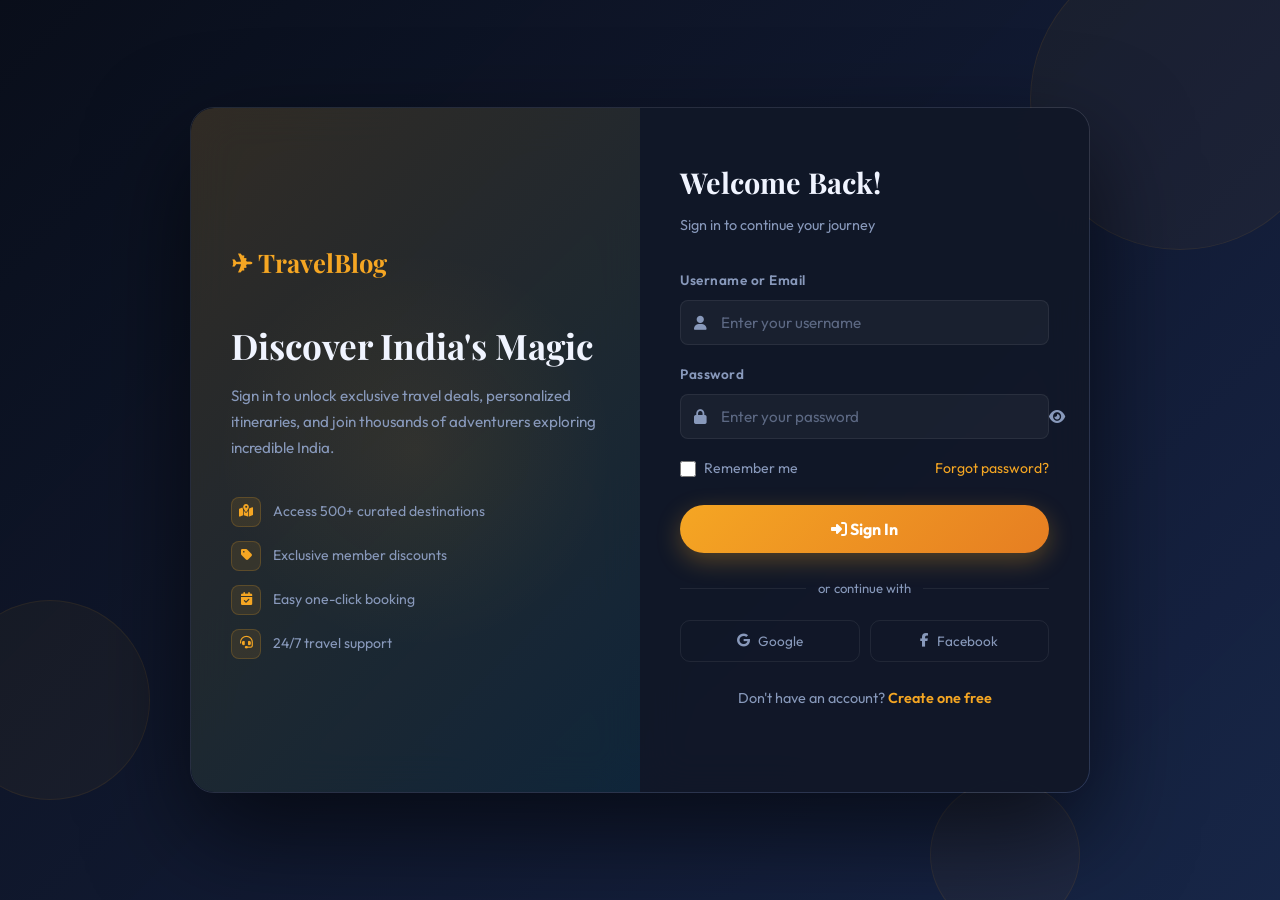
<file: 1st page.html>
<!DOCTYPE html>
<html lang="en">
<head>
  <meta charset="UTF-8">
  <meta name="viewport" content="width=device-width, initial-scale=1.0">
  <title>Login — TravelBlog India</title>
  <meta name="description" content="Sign in to TravelBlog India to access your bookings and explore destinations.">
  <link rel="stylesheet" href="style.css">
  <link rel="stylesheet" href="https://cdnjs.cloudflare.com/ajax/libs/font-awesome/6.5.1/css/all.min.css">
  <style>
    body {
      min-height: 100vh;
      display: flex;
      align-items: center;
      justify-content: center;
      background-color: var(--bg-dark);
      position: relative;
      overflow: hidden;
    }

    .auth-bg {
      position: fixed;
      inset: 0;
      background: url('https://images.unsplash.com/photo-1524492412937-b28074a5d7da?w=1600&q=80') center/cover;
      z-index: 0;
    }

    .auth-overlay {
      position: fixed;
      inset: 0;
      background: linear-gradient(135deg, rgba(10,14,26,0.92) 0%, rgba(26,42,80,0.85) 100%);
      z-index: 1;
    }

    .floating-shapes {
      position: fixed;
      inset: 0;
      z-index: 2;
      pointer-events: none;
      overflow: hidden;
    }

    .shape {
      position: absolute;
      border-radius: 50%;
      background: rgba(245,166,35,0.04);
      border: 1px solid rgba(245,166,35,0.08);
      animation: float 8s ease-in-out infinite;
    }

    .auth-container {
      position: relative;
      z-index: 3;
      display: grid;
      grid-template-columns: 1fr 1fr;
      width: 900px;
      max-width: 95vw;
      border-radius: 24px;
      overflow: hidden;
      box-shadow: 0 40px 100px rgba(0,0,0,0.6);
      border: 1px solid var(--glass-border);
      animation: fadeInUp 0.7s ease both;
    }

    .auth-left {
      background: linear-gradient(135deg, rgba(245,166,35,0.15), rgba(0,150,199,0.1));
      background-color: rgba(17,24,39,0.8);
      backdrop-filter: blur(20px);
      padding: 50px 40px;
      display: flex;
      flex-direction: column;
      justify-content: center;
      position: relative;
      overflow: hidden;
    }

    .auth-left::before {
      content: '';
      position: absolute;
      width: 400px; height: 400px;
      background: radial-gradient(circle, rgba(245,166,35,0.08) 0%, transparent 70%);
      top: 50%; left: 50%;
      transform: translate(-50%, -50%);
    }

    .auth-left-content { position: relative; z-index: 1; }

    .auth-brand {
      display: flex;
      align-items: center;
      gap: 10px;
      margin-bottom: 40px;
    }

    .auth-brand-logo {
      font-family: 'Playfair Display', serif;
      font-size: 1.6rem;
      font-weight: 700;
      color: var(--accent);
    }

    .auth-left h2 {
      font-family: 'Playfair Display', serif;
      font-size: 2.2rem;
      color: var(--text-primary);
      margin-bottom: 16px;
      line-height: 1.2;
    }

    .auth-left p {
      color: var(--text-secondary);
      font-size: 0.95rem;
      line-height: 1.7;
      margin-bottom: 36px;
    }

    .auth-features {
      display: flex;
      flex-direction: column;
      gap: 14px;
    }

    .auth-feature {
      display: flex;
      align-items: center;
      gap: 12px;
      color: var(--text-secondary);
      font-size: 0.88rem;
    }

    .auth-feature i {
      width: 30px; height: 30px;
      border-radius: 8px;
      background: rgba(245,166,35,0.1);
      border: 1px solid rgba(245,166,35,0.2);
      display: flex;
      align-items: center;
      justify-content: center;
      color: var(--accent);
      font-size: 0.8rem;
      flex-shrink: 0;
    }

    /* Right side */
    .auth-right {
      background: rgba(17,24,39,0.95);
      backdrop-filter: blur(20px);
      padding: 50px 40px;
    }

    .auth-right h3 {
      font-family: 'Playfair Display', serif;
      font-size: 1.8rem;
      color: var(--text-primary);
      margin-bottom: 6px;
    }

    .auth-right > p {
      color: var(--text-secondary);
      font-size: 0.9rem;
      margin-bottom: 32px;
    }

    .auth-form .form-group { margin-bottom: 18px; }

    .input-wrapper {
      position: relative;
    }

    .input-wrapper i {
      position: absolute;
      left: 14px;
      top: 50%;
      transform: translateY(-50%);
      color: var(--text-secondary);
      font-size: 0.9rem;
    }

    .input-wrapper input {
      padding-left: 40px !important;
    }

    .toggle-password {
      position: absolute;
      right: 14px;
      top: 50%;
      transform: translateY(-50%);
      color: var(--text-secondary);
      cursor: pointer;
      font-size: 0.9rem;
      transition: color 0.2s;
    }

    .toggle-password:hover { color: var(--accent); }

    .form-options {
      display: flex;
      align-items: center;
      justify-content: space-between;
      margin-bottom: 24px;
      flex-wrap: wrap;
      gap: 10px;
    }

    .remember-me {
      display: flex;
      align-items: center;
      gap: 8px;
      font-size: 0.88rem;
      color: var(--text-secondary);
      cursor: pointer;
    }

    .remember-me input[type="checkbox"] {
      width: 16px; height: 16px;
      accent-color: var(--accent);
      cursor: pointer;
    }

    .forgot-link {
      font-size: 0.88rem;
      color: var(--accent);
      transition: opacity 0.2s;
    }

    .forgot-link:hover { opacity: 0.8; }

    .login-btn {
      width: 100%;
      padding: 14px;
      background: var(--gradient-accent);
      border: none;
      border-radius: 50px;
      color: #fff;
      font-size: 1rem;
      font-weight: 700;
      font-family: 'Outfit', sans-serif;
      cursor: pointer;
      transition: var(--transition);
      box-shadow: 0 8px 25px rgba(245,166,35,0.3);
      display: flex;
      align-items: center;
      justify-content: center;
      gap: 10px;
      margin-bottom: 24px;
    }

    .login-btn:hover {
      transform: translateY(-3px);
      box-shadow: 0 15px 40px rgba(245,166,35,0.45);
    }

    .divider {
      display: flex;
      align-items: center;
      gap: 12px;
      color: var(--text-secondary);
      font-size: 0.82rem;
      margin-bottom: 20px;
    }

    .divider::before, .divider::after {
      content: '';
      flex: 1;
      height: 1px;
      background: var(--border);
    }

    .social-btns {
      display: flex;
      gap: 10px;
      margin-bottom: 24px;
    }

    .social-btn {
      flex: 1;
      display: flex;
      align-items: center;
      justify-content: center;
      gap: 8px;
      padding: 11px;
      border: 1px solid var(--border);
      border-radius: 10px;
      background: transparent;
      color: var(--text-secondary);
      font-size: 0.85rem;
      cursor: pointer;
      transition: var(--transition);
      font-family: 'Outfit', sans-serif;
    }

    .social-btn:hover {
      border-color: rgba(255,255,255,0.2);
      background: var(--glass);
      color: var(--text-primary);
    }

    .signup-link {
      text-align: center;
      font-size: 0.88rem;
      color: var(--text-secondary);
    }

    .signup-link a {
      color: var(--accent);
      font-weight: 600;
      transition: opacity 0.2s;
    }

    .signup-link a:hover { opacity: 0.8; }

    /* Password strength */
    .strength-bar {
      height: 3px;
      border-radius: 3px;
      background: var(--border);
      margin-top: 6px;
      overflow: hidden;
    }

    .strength-fill {
      height: 100%;
      border-radius: 3px;
      width: 0;
      transition: width 0.4s, background 0.4s;
    }

    @media (max-width: 700px) {
      .auth-container { grid-template-columns: 1fr; }
      .auth-left { display: none; }
    }
  </style>
</head>
<body>
  <div class="auth-bg"></div>
  <div class="auth-overlay"></div>
  <div class="floating-shapes">
    <div class="shape" style="width:300px;height:300px;top:-50px;right:-50px;animation-delay:0s;"></div>
    <div class="shape" style="width:200px;height:200px;bottom:100px;left:-50px;animation-delay:3s;"></div>
    <div class="shape" style="width:150px;height:150px;bottom:-30px;right:200px;animation-delay:5s;"></div>
  </div>

  <div class="auth-container">
    <!-- Left -->
    <div class="auth-left">
      <div class="auth-left-content">
        <div class="auth-brand">
          <div class="auth-brand-logo">✈ TravelBlog</div>
        </div>
        <h2>Discover India's Magic</h2>
        <p>Sign in to unlock exclusive travel deals, personalized itineraries, and join thousands of adventurers exploring incredible India.</p>
        <div class="auth-features">
          <div class="auth-feature">
            <i class="fas fa-map-marked-alt"></i>
            <span>Access 500+ curated destinations</span>
          </div>
          <div class="auth-feature">
            <i class="fas fa-tag"></i>
            <span>Exclusive member discounts</span>
          </div>
          <div class="auth-feature">
            <i class="fas fa-calendar-check"></i>
            <span>Easy one-click booking</span>
          </div>
          <div class="auth-feature">
            <i class="fas fa-headset"></i>
            <span>24/7 travel support</span>
          </div>
        </div>
      </div>
    </div>

    <!-- Right -->
    <div class="auth-right">
      <h3>Welcome Back!</h3>
      <p>Sign in to continue your journey</p>

      <form class="auth-form" id="loginForm" onsubmit="handleLogin(event)">
        <div class="form-group">
          <label>Username or Email</label>
          <div class="input-wrapper">
            <i class="fas fa-user"></i>
            <input type="text" id="loginUser" placeholder="Enter your username" required autocomplete="username">
          </div>
        </div>

        <div class="form-group">
          <label>Password</label>
          <div class="input-wrapper">
            <i class="fas fa-lock"></i>
            <input type="password" id="loginPass" placeholder="Enter your password" required>
            <span class="toggle-password" onclick="togglePass('loginPass', this)">
              <i class="fas fa-eye"></i>
            </span>
          </div>
        </div>

        <div class="form-options">
          <label class="remember-me">
            <input type="checkbox" id="remember">
            Remember me
          </label>
          <a href="#" class="forgot-link">Forgot password?</a>
        </div>

        <button type="submit" class="login-btn" id="loginBtn">
          <span id="loginBtnText"><i class="fas fa-sign-in-alt"></i> Sign In</span>
        </button>
      </form>

      <div class="divider">or continue with</div>

      <div class="social-btns">
        <button class="social-btn"><i class="fab fa-google"></i> Google</button>
        <button class="social-btn"><i class="fab fa-facebook-f"></i> Facebook</button>
      </div>

      <p class="signup-link">
        Don't have an account? <a href="signup.html">Create one free</a>
      </p>
    </div>
  </div>

  <div class="toast" id="toast">
    <div class="toast-icon"><i class="fas fa-check"></i></div>
    <span class="toast-text" id="toastText"></span>
  </div>

  <script>
    function handleLogin(e) {
      e.preventDefault();
      const btn = document.getElementById('loginBtn');
      const btnText = document.getElementById('loginBtnText');
      btnText.innerHTML = '<i class="fas fa-spinner fa-spin"></i> Signing in...';
      btn.disabled = true;
      btn.style.opacity = '0.8';

      setTimeout(() => {
        showToast('✅ Welcome back! Redirecting...');
        setTimeout(() => window.location.href = '2nd page.html', 1000);
      }, 1200);
    }

    function togglePass(id, icon) {
      const input = document.getElementById(id);
      const isText = input.type === 'text';
      input.type = isText ? 'password' : 'text';
      icon.innerHTML = isText ? '<i class="fas fa-eye"></i>' : '<i class="fas fa-eye-slash"></i>';
    }

    function showToast(msg) {
      const toast = document.getElementById('toast');
      document.getElementById('toastText').textContent = msg;
      toast.classList.add('show');
      setTimeout(() => toast.classList.remove('show'), 3000);
    }
  </script>
</body>
</html>
</file>
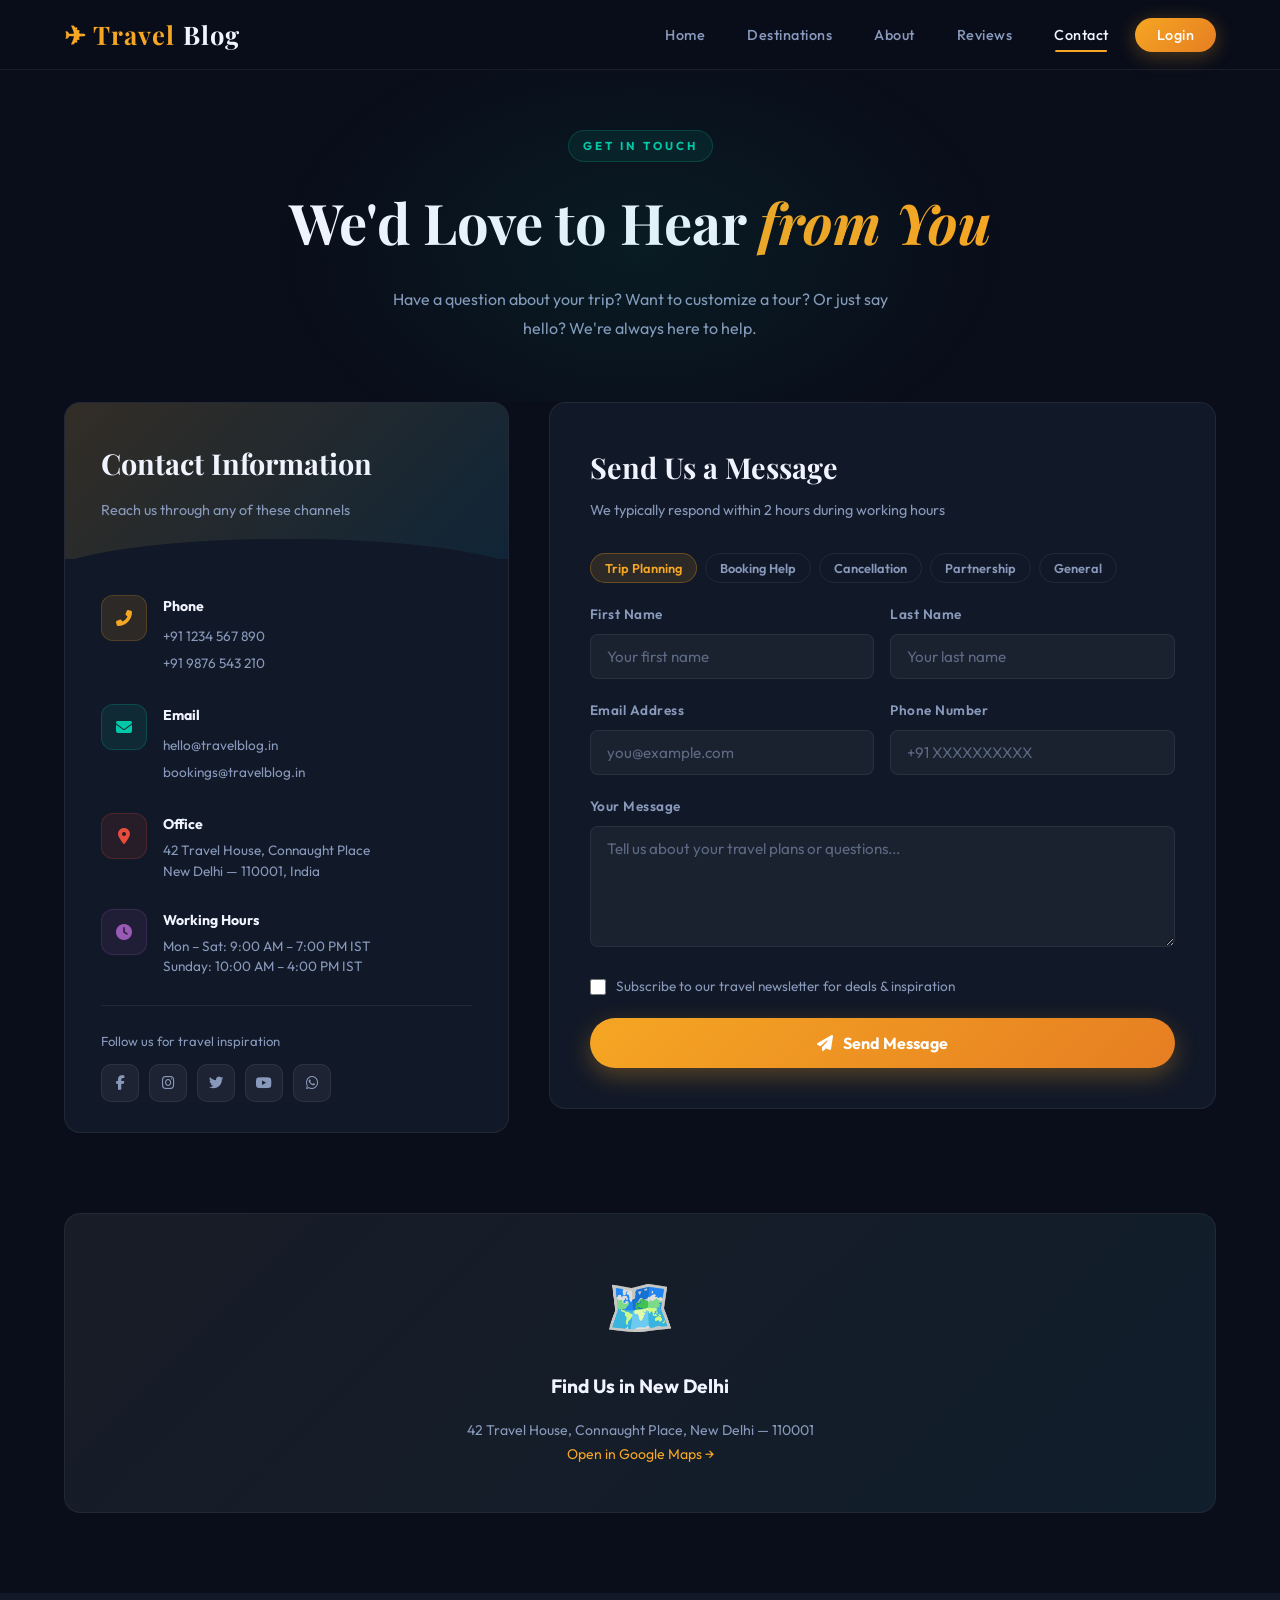
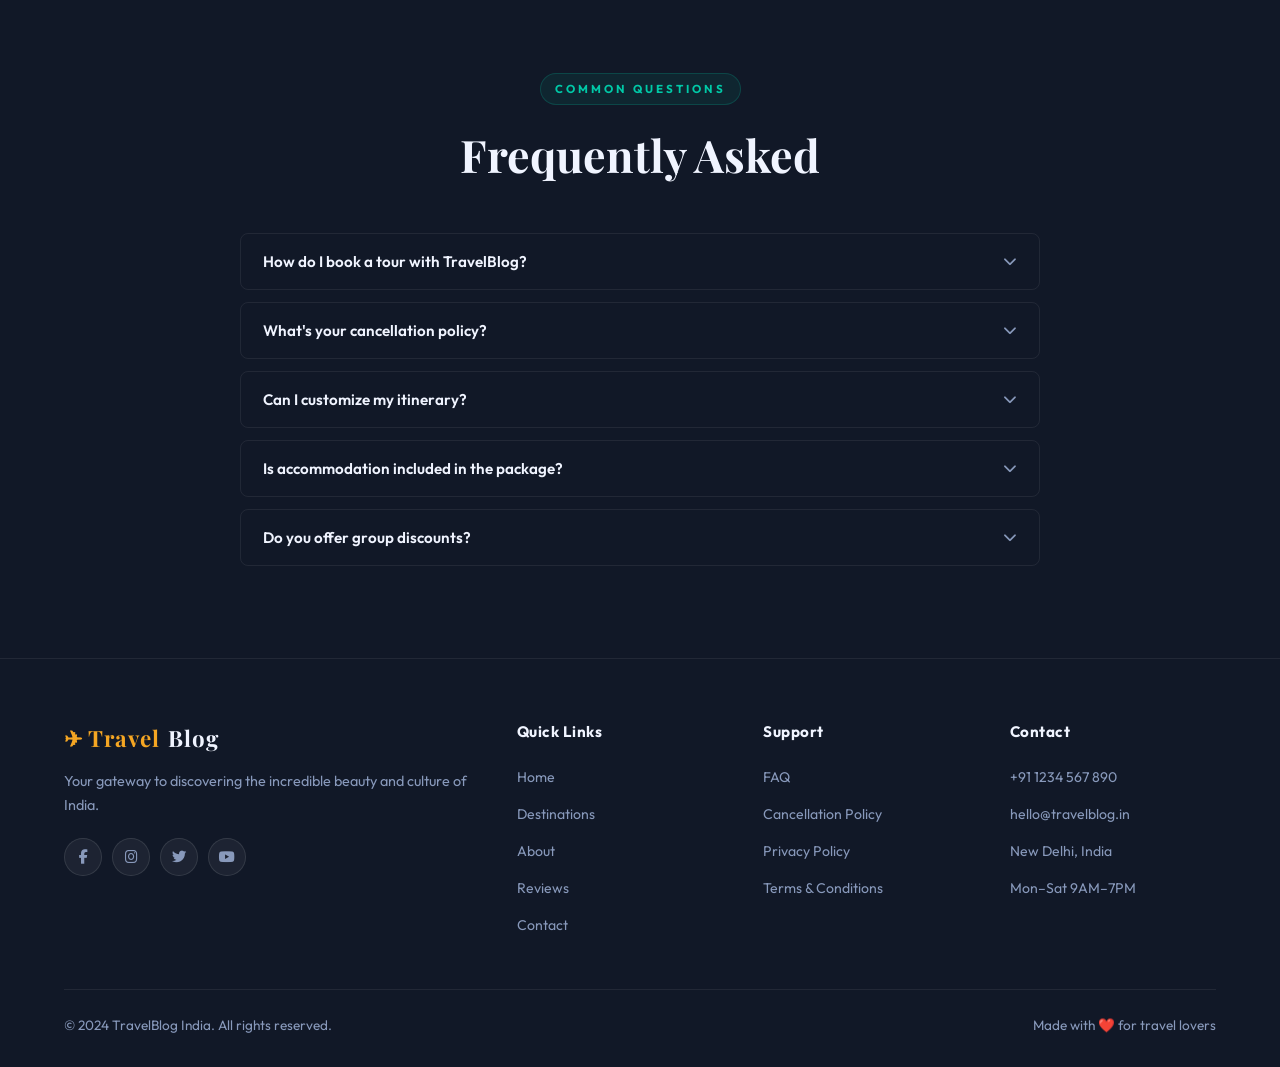
<file: contact.html>
<!DOCTYPE html>
<html lang="en">
<head>
  <meta charset="UTF-8">
  <meta name="viewport" content="width=device-width, initial-scale=1.0">
  <title>Contact Us — TravelBlog India</title>
  <meta name="description" content="Get in touch with TravelBlog India. We're here to help plan your perfect trip across India.">
  <link rel="stylesheet" href="style.css">
  <link rel="stylesheet" href="https://cdnjs.cloudflare.com/ajax/libs/font-awesome/6.5.1/css/all.min.css">
  <style>
    .contact-hero { padding: 130px 5% 60px; text-align:center; position:relative; overflow:hidden; }
    .contact-hero::before {
      content:''; position:absolute; top:0; left:50%; transform:translateX(-50%);
      width:800px; height:500px;
      background:radial-gradient(ellipse, rgba(0,201,167,0.07) 0%, transparent 65%);
      pointer-events:none;
    }

    .contact-grid {
      display: grid;
      grid-template-columns: 1fr 1.5fr;
      gap: 40px;
      padding: 0 5% 80px;
      align-items: start;
    }

    /* Contact Info Card */
    .contact-info-card {
      background: var(--bg-card);
      border: 1px solid var(--border);
      border-radius: var(--radius);
      overflow: hidden;
    }

    .contact-info-top {
      background: linear-gradient(135deg, rgba(245,166,35,0.15), rgba(0,150,199,0.1));
      padding: 36px;
      position: relative;
    }

    .contact-info-top::after {
      content:''; position:absolute; bottom:-20px; left:0; right:0;
      height:40px;
      background:var(--bg-card);
      clip-path: ellipse(55% 100% at 50% 100%);
    }

    .contact-info-top h2 {
      font-family:'Playfair Display', serif;
      font-size:1.8rem; margin-bottom:10px;
    }

    .contact-info-top p { color:var(--text-secondary); font-size:0.9rem; }

    .contact-info-body { padding: 36px 36px 30px; }

    .contact-item {
      display: flex;
      align-items: flex-start;
      gap: 16px;
      margin-bottom: 28px;
    }

    .contact-icon {
      width: 46px; height: 46px;
      border-radius: 12px;
      flex-shrink: 0;
      display: flex;
      align-items: center;
      justify-content: center;
      font-size: 1rem;
    }

    .contact-icon.phone { background:rgba(245,166,35,0.12); border:1px solid rgba(245,166,35,0.2); color:var(--accent); }
    .contact-icon.email { background:rgba(0,201,167,0.1); border:1px solid rgba(0,201,167,0.2); color:var(--teal); }
    .contact-icon.location { background:rgba(231,76,60,0.1); border:1px solid rgba(231,76,60,0.2); color:#e74c3c; }
    .contact-icon.clock { background:rgba(155,89,182,0.1); border:1px solid rgba(155,89,182,0.2); color:#9b59b6; }

    .contact-item-text strong {
      display: block;
      font-size: 0.88rem;
      font-weight: 700;
      color: var(--text-primary);
      margin-bottom: 3px;
    }

    .contact-item-text p, .contact-item-text a {
      font-size: 0.85rem;
      color: var(--text-secondary);
      line-height: 1.5;
      transition: color 0.2s;
    }

    .contact-item-text a:hover { color: var(--accent); }

    .contact-social {
      border-top: 1px solid var(--border);
      padding-top: 24px;
      margin-top: 10px;
    }

    .contact-social p {
      font-size: 0.82rem;
      color: var(--text-secondary);
      margin-bottom: 12px;
    }

    .contact-social-links {
      display: flex;
      gap: 10px;
    }

    .contact-social-links a {
      width: 38px; height: 38px;
      border-radius: 10px;
      background: var(--glass);
      border: 1px solid var(--border);
      display: flex; align-items:center; justify-content:center;
      color: var(--text-secondary);
      font-size: 0.9rem;
      transition: var(--transition);
    }

    .contact-social-links a:hover {
      background: var(--accent);
      color: #fff;
      border-color: var(--accent);
      transform: translateY(-3px);
    }

    /* Form Card */
    .contact-form-card {
      background: var(--bg-card);
      border: 1px solid var(--border);
      border-radius: var(--radius);
      padding: 40px;
    }

    .contact-form-card h3 {
      font-family: 'Playfair Display', serif;
      font-size: 1.8rem;
      margin-bottom: 6px;
    }

    .contact-form-card > p {
      color: var(--text-secondary);
      font-size: 0.9rem;
      margin-bottom: 30px;
    }

    .form-row {
      display: grid;
      grid-template-columns: 1fr 1fr;
      gap: 16px;
    }

    .subject-tags {
      display: flex;
      gap: 8px;
      flex-wrap: wrap;
      margin-bottom: 6px;
    }

    .subject-tag {
      padding: 6px 14px;
      border-radius: 50px;
      font-size: 0.8rem;
      font-weight: 600;
      border: 1px solid var(--border);
      background: transparent;
      color: var(--text-secondary);
      cursor: pointer;
      transition: var(--transition);
      font-family: 'Outfit', sans-serif;
    }

    .subject-tag.active, .subject-tag:hover {
      background: rgba(245,166,35,0.12);
      border-color: rgba(245,166,35,0.3);
      color: var(--accent);
    }

    .submit-btn {
      width: 100%;
      padding: 15px;
      background: var(--gradient-accent);
      border: none;
      border-radius: 50px;
      color: #fff;
      font-size: 1rem;
      font-weight: 700;
      font-family: 'Outfit', sans-serif;
      cursor: pointer;
      transition: var(--transition);
      box-shadow: 0 8px 25px rgba(245,166,35,0.3);
      display: flex;
      align-items: center;
      justify-content: center;
      gap: 10px;
      margin-top: 8px;
    }

    .submit-btn:hover {
      transform: translateY(-3px);
      box-shadow: 0 15px 40px rgba(245,166,35,0.45);
    }

    /* Map placeholder */
    .map-section { padding: 0 5% 80px; }

    .map-placeholder {
      background: var(--bg-card);
      border: 1px solid var(--border);
      border-radius: var(--radius);
      height: 300px;
      display: flex;
      align-items: center;
      justify-content: center;
      flex-direction: column;
      gap: 16px;
      color: var(--text-secondary);
      position: relative;
      overflow: hidden;
    }

    .map-placeholder::before {
      content: '';
      position: absolute;
      inset: 0;
      background: linear-gradient(135deg, rgba(245,166,35,0.03) 0%, rgba(0,201,167,0.03) 100%);
    }

    .map-icon { font-size: 3.5rem; }
    .map-placeholder h3 { color: var(--text-primary); font-size: 1.2rem; position:relative; }
    .map-placeholder p { font-size: 0.88rem; position:relative; text-align:center; }

    /* FAQ */
    .faq-section {
      padding: 80px 5%;
      background: var(--bg-card);
    }

    .faq-grid {
      max-width: 800px;
      margin: 40px auto 0;
    }

    .faq-item {
      border: 1px solid var(--border);
      border-radius: var(--radius-sm);
      margin-bottom: 12px;
      overflow: hidden;
    }

    .faq-question {
      width: 100%;
      padding: 18px 22px;
      background: transparent;
      border: none;
      display: flex;
      align-items: center;
      justify-content: space-between;
      cursor: pointer;
      color: var(--text-primary);
      font-size: 0.95rem;
      font-weight: 600;
      font-family: 'Outfit', sans-serif;
      text-align: left;
      transition: var(--transition);
    }

    .faq-question:hover { background: var(--glass); }
    .faq-question.active { color: var(--accent); }

    .faq-icon {
      font-size: 0.85rem;
      color: var(--text-secondary);
      transition: transform 0.3s ease;
      flex-shrink: 0;
    }

    .faq-question.active .faq-icon { transform: rotate(180deg); color: var(--accent); }

    .faq-answer {
      max-height: 0;
      overflow: hidden;
      transition: max-height 0.4s ease, padding 0.3s ease;
    }

    .faq-answer.open { max-height: 200px; }

    .faq-answer-inner {
      padding: 0 22px 18px;
      color: var(--text-secondary);
      font-size: 0.88rem;
      line-height: 1.7;
    }

    @media (max-width: 900px) {
      .contact-grid { grid-template-columns: 1fr; }
    }

    @media (max-width: 600px) {
      .form-row { grid-template-columns: 1fr; }
      .contact-form-card { padding: 24px; }
    }
  </style>
</head>
<body>

  <nav class="navbar" id="navbar">
    <div class="nav-logo">✈ Travel<span>Blog</span></div>
    <ul class="nav-menu" id="navMenu">
      <li><a href="index.html">Home</a></li>
      <li><a href="2nd page.html">Destinations</a></li>
      <li><a href="about.html">About</a></li>
      <li><a href="reviews.html">Reviews</a></li>
      <li><a href="contact.html" class="active">Contact</a></li>
      <li><a href="1st page.html" class="nav-btn">Login</a></li>
    </ul>
    <div class="hamburger" id="hamburger"><span></span><span></span><span></span></div>
  </nav>

  <!-- Hero -->
  <div class="contact-hero animate-fadeInUp">
    <div class="section-badge">Get In Touch</div>
    <h1 style="font-family:'Playfair Display',serif; font-size:clamp(2.2rem,5vw,3.5rem); margin-bottom:16px;">
      We'd Love to Hear <em style="color:var(--accent); font-style:italic;">from You</em>
    </h1>
    <p style="color:var(--text-secondary); font-size:1rem; max-width:520px; margin:0 auto; line-height:1.8;">
      Have a question about your trip? Want to customize a tour? Or just say hello? We're always here to help.
    </p>
  </div>

  <!-- Contact Grid -->
  <div class="contact-grid">
    <!-- Info Card -->
    <div class="contact-info-card reveal">
      <div class="contact-info-top">
        <h2>Contact Information</h2>
        <p>Reach us through any of these channels</p>
      </div>
      <div class="contact-info-body">
        <div class="contact-item">
          <div class="contact-icon phone"><i class="fas fa-phone-alt"></i></div>
          <div class="contact-item-text">
            <strong>Phone</strong>
            <a href="tel:+911234567890">+91 1234 567 890</a><br>
            <a href="tel:+919876543210">+91 9876 543 210</a>
          </div>
        </div>
        <div class="contact-item">
          <div class="contact-icon email"><i class="fas fa-envelope"></i></div>
          <div class="contact-item-text">
            <strong>Email</strong>
            <a href="mailto:hello@travelblog.in">hello@travelblog.in</a><br>
            <a href="mailto:bookings@travelblog.in">bookings@travelblog.in</a>
          </div>
        </div>
        <div class="contact-item">
          <div class="contact-icon location"><i class="fas fa-map-marker-alt"></i></div>
          <div class="contact-item-text">
            <strong>Office</strong>
            <p>42 Travel House, Connaught Place<br>New Delhi — 110001, India</p>
          </div>
        </div>
        <div class="contact-item">
          <div class="contact-icon clock"><i class="fas fa-clock"></i></div>
          <div class="contact-item-text">
            <strong>Working Hours</strong>
            <p>Mon – Sat: 9:00 AM – 7:00 PM IST<br>Sunday: 10:00 AM – 4:00 PM IST</p>
          </div>
        </div>

        <div class="contact-social">
          <p>Follow us for travel inspiration</p>
          <div class="contact-social-links">
            <a href="#" title="Facebook"><i class="fab fa-facebook-f"></i></a>
            <a href="#" title="Instagram"><i class="fab fa-instagram"></i></a>
            <a href="#" title="Twitter"><i class="fab fa-twitter"></i></a>
            <a href="#" title="YouTube"><i class="fab fa-youtube"></i></a>
            <a href="#" title="WhatsApp"><i class="fab fa-whatsapp"></i></a>
          </div>
        </div>
      </div>
    </div>

    <!-- Form Card -->
    <div class="contact-form-card reveal delay-2">
      <h3>Send Us a Message</h3>
      <p>We typically respond within 2 hours during working hours</p>

      <div class="subject-tags" id="subjectTags">
        <button class="subject-tag active" onclick="selectTag(this)">Trip Planning</button>
        <button class="subject-tag" onclick="selectTag(this)">Booking Help</button>
        <button class="subject-tag" onclick="selectTag(this)">Cancellation</button>
        <button class="subject-tag" onclick="selectTag(this)">Partnership</button>
        <button class="subject-tag" onclick="selectTag(this)">General</button>
      </div>

      <form id="contactForm" onsubmit="submitContact(event)" style="margin-top:20px;">
        <div class="form-row">
          <div class="form-group">
            <label>First Name</label>
            <input type="text" placeholder="Your first name" required>
          </div>
          <div class="form-group">
            <label>Last Name</label>
            <input type="text" placeholder="Your last name" required>
          </div>
        </div>
        <div class="form-row">
          <div class="form-group">
            <label>Email Address</label>
            <input type="email" placeholder="you@example.com" required>
          </div>
          <div class="form-group">
            <label>Phone Number</label>
            <input type="tel" placeholder="+91 XXXXXXXXXX">
          </div>
        </div>
        <div class="form-group">
          <label>Your Message</label>
          <textarea rows="5" placeholder="Tell us about your travel plans or questions..." required style="resize:vertical; min-height:120px;"></textarea>
        </div>
        <div style="display:flex; align-items:center; gap:10px; margin-bottom:20px;">
          <input type="checkbox" id="newsletter" style="width:16px; height:16px; accent-color:var(--accent);">
          <label for="newsletter" style="font-size:0.85rem; color:var(--text-secondary); cursor:pointer;">
            Subscribe to our travel newsletter for deals & inspiration
          </label>
        </div>
        <button type="submit" class="submit-btn" id="submitBtn">
          <i class="fas fa-paper-plane"></i>
          <span id="submitText">Send Message</span>
        </button>
      </form>
    </div>
  </div>

  <!-- Map -->
  <div class="map-section">
    <div class="map-placeholder reveal">
      <div class="map-icon">🗺️</div>
      <h3>Find Us in New Delhi</h3>
      <p>42 Travel House, Connaught Place, New Delhi — 110001<br>
         <a href="https://maps.google.com" target="_blank" style="color:var(--accent);">Open in Google Maps →</a>
      </p>
    </div>
  </div>

  <!-- FAQ -->
  <section class="faq-section">
    <div style="text-align:center;">
      <div class="section-badge">Common Questions</div>
      <h2 class="section-title">Frequently Asked</h2>
    </div>
    <div class="faq-grid">
      <div class="faq-item">
        <button class="faq-question" onclick="toggleFAQ(this)">
          How do I book a tour with TravelBlog?
          <i class="fas fa-chevron-down faq-icon"></i>
        </button>
        <div class="faq-answer">
          <div class="faq-answer-inner">Simply browse our destinations, choose a tour, select your date and number of travelers, then complete the booking form. You'll receive a confirmation email within minutes.</div>
        </div>
      </div>
      <div class="faq-item">
        <button class="faq-question" onclick="toggleFAQ(this)">
          What's your cancellation policy?
          <i class="fas fa-chevron-down faq-icon"></i>
        </button>
        <div class="faq-answer">
          <div class="faq-answer-inner">Full refund if cancelled 15+ days before. 50% refund for 7–15 days. No refund for less than 7 days. We recommend travel insurance for added peace of mind.</div>
        </div>
      </div>
      <div class="faq-item">
        <button class="faq-question" onclick="toggleFAQ(this)">
          Can I customize my itinerary?
          <i class="fas fa-chevron-down faq-icon"></i>
        </button>
        <div class="faq-answer">
          <div class="faq-answer-inner">Absolutely! All our tours are fully customizable. Contact us through the form above or call us and our expert team will craft a personalized itinerary just for you.</div>
        </div>
      </div>
      <div class="faq-item">
        <button class="faq-question" onclick="toggleFAQ(this)">
          Is accommodation included in the package?
          <i class="fas fa-chevron-down faq-icon"></i>
        </button>
        <div class="faq-answer">
          <div class="faq-answer-inner">Most packages include accommodation. Package details clearly state what's included. We partner with 3-5 star hotels and boutique properties across India.</div>
        </div>
      </div>
      <div class="faq-item">
        <button class="faq-question" onclick="toggleFAQ(this)">
          Do you offer group discounts?
          <i class="fas fa-chevron-down faq-icon"></i>
        </button>
        <div class="faq-answer">
          <div class="faq-answer-inner">Yes! Groups of 6+ people get 10% off, groups of 10+ get 15% off. Contact us for custom corporate and group travel packages.</div>
        </div>
      </div>
    </div>
  </section>

  <!-- Footer -->
  <footer>
    <div class="footer-grid">
      <div class="footer-brand">
        <div class="nav-logo">✈ Travel<span>Blog</span></div>
        <p>Your gateway to discovering the incredible beauty and culture of India.</p>
        <div class="footer-social">
          <a href="#"><i class="fab fa-facebook-f"></i></a>
          <a href="#"><i class="fab fa-instagram"></i></a>
          <a href="#"><i class="fab fa-twitter"></i></a>
          <a href="#"><i class="fab fa-youtube"></i></a>
        </div>
      </div>
      <div class="footer-col"><h4>Quick Links</h4><ul>
        <li><a href="index.html">Home</a></li>
        <li><a href="2nd page.html">Destinations</a></li>
        <li><a href="about.html">About</a></li>
        <li><a href="reviews.html">Reviews</a></li>
        <li><a href="contact.html">Contact</a></li>
      </ul></div>
      <div class="footer-col"><h4>Support</h4><ul>
        <li><a href="#">FAQ</a></li>
        <li><a href="#">Cancellation Policy</a></li>
        <li><a href="#">Privacy Policy</a></li>
        <li><a href="#">Terms & Conditions</a></li>
      </ul></div>
      <div class="footer-col"><h4>Contact</h4><ul>
        <li><a href="tel:+911234567890">+91 1234 567 890</a></li>
        <li><a href="mailto:hello@travelblog.in">hello@travelblog.in</a></li>
        <li><a href="#">New Delhi, India</a></li>
        <li><a href="#">Mon–Sat 9AM–7PM</a></li>
      </ul></div>
    </div>
    <div class="footer-bottom">
      <p>© 2024 TravelBlog India. All rights reserved.</p>
      <p>Made with ❤️ for travel lovers</p>
    </div>
  </footer>

  <div class="toast" id="toast">
    <div class="toast-icon"><i class="fas fa-check"></i></div>
    <span class="toast-text" id="toastText"></span>
  </div>

  <script>
    window.addEventListener('scroll', () => document.getElementById('navbar').classList.toggle('scrolled', window.scrollY > 50));
    document.getElementById('hamburger').addEventListener('click', () => document.getElementById('navMenu').classList.toggle('open'));

    const reveals = document.querySelectorAll('.reveal');
    const obs = new IntersectionObserver(e => e.forEach(el => { if (el.isIntersecting) el.target.classList.add('visible'); }), { threshold: 0.1 });
    reveals.forEach(r => obs.observe(r));

    function selectTag(btn) {
      document.querySelectorAll('.subject-tag').forEach(t => t.classList.remove('active'));
      btn.classList.add('active');
    }

    function submitContact(e) {
      e.preventDefault();
      const btn = document.getElementById('submitBtn');
      const text = document.getElementById('submitText');
      text.textContent = 'Sending...';
      btn.style.opacity = '0.8';
      btn.disabled = true;

      setTimeout(() => {
        text.textContent = '✅ Message Sent!';
        btn.style.background = 'linear-gradient(135deg, #00c9a7, #00a78e)';
        showToast('🎉 Message sent! We\'ll reply within 2 hours.');
        setTimeout(() => {
          text.innerHTML = '<i class="fas fa-paper-plane"></i> Send Message';
          btn.style.background = '';
          btn.style.opacity = '1';
          btn.disabled = false;
          document.getElementById('contactForm').reset();
        }, 3000);
      }, 1500);
    }

    function toggleFAQ(btn) {
      const answer = btn.nextElementSibling;
      const isOpen = answer.classList.contains('open');
      document.querySelectorAll('.faq-answer').forEach(a => { a.classList.remove('open'); });
      document.querySelectorAll('.faq-question').forEach(b => b.classList.remove('active'));
      if (!isOpen) { answer.classList.add('open'); btn.classList.add('active'); }
    }

    function showToast(msg) {
      const toast = document.getElementById('toast');
      document.getElementById('toastText').textContent = msg;
      toast.classList.add('show');
      setTimeout(() => toast.classList.remove('show'), 3500);
    }
  </script>
</body>
</html>
</file>
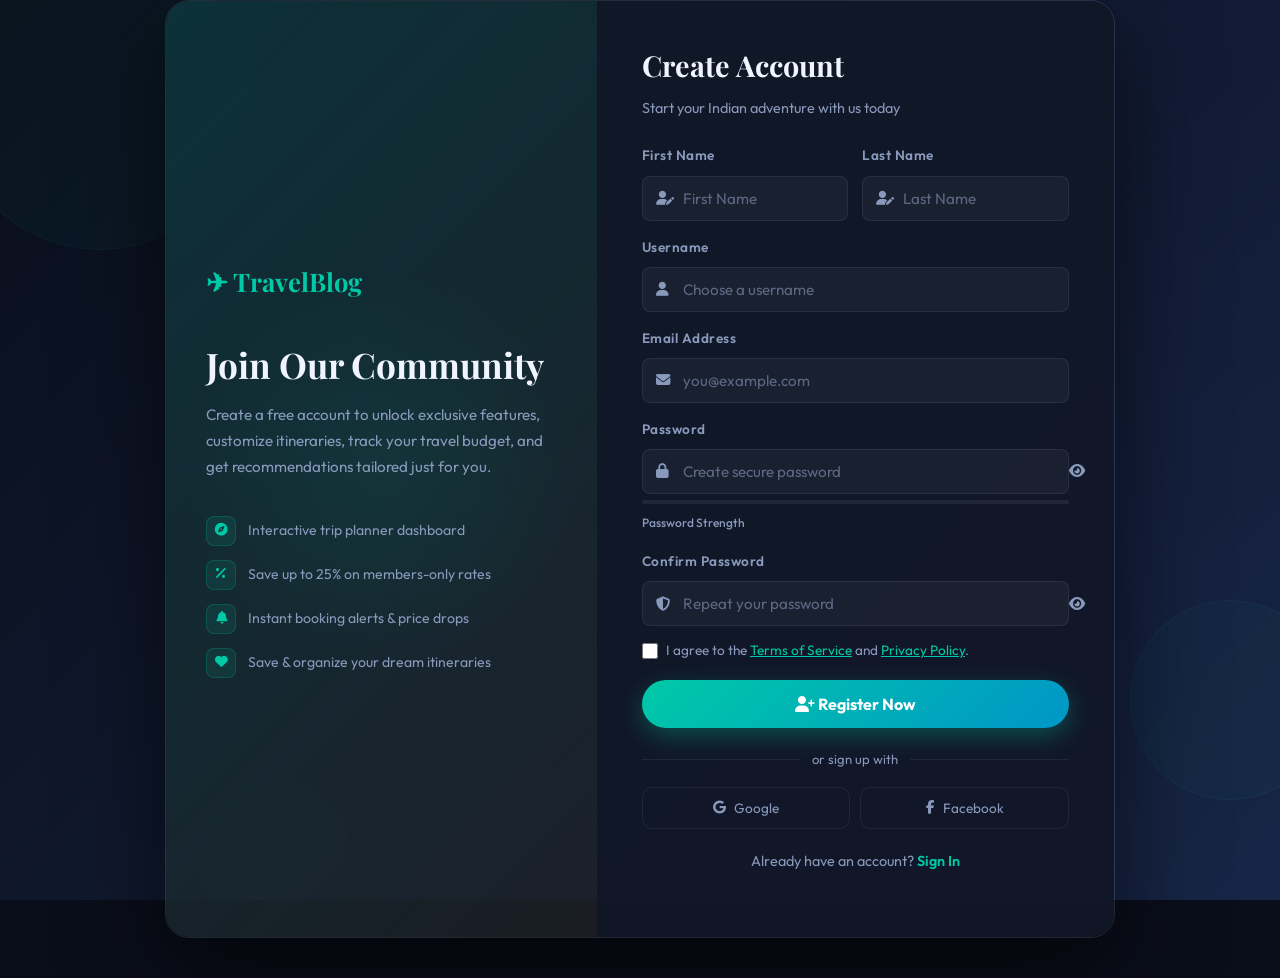
<file: signup.html>
<!DOCTYPE html>
<html lang="en">
<head>
  <meta charset="UTF-8">
  <meta name="viewport" content="width=device-width, initial-scale=1.0">
  <title>Sign Up — TravelBlog India</title>
  <meta name="description" content="Create a TravelBlog India account to save your favorite destinations and plan custom trips.">
  <link rel="stylesheet" href="style.css">
  <link rel="stylesheet" href="https://cdnjs.cloudflare.com/ajax/libs/font-awesome/6.5.1/css/all.min.css">
  <style>
    body {
      min-height: 100vh;
      display: flex;
      align-items: center;
      justify-content: center;
      background-color: var(--bg-dark);
      position: relative;
      overflow: hidden;
    }

    .auth-bg {
      position: fixed;
      inset: 0;
      background: url('https://images.unsplash.com/photo-1506461883276-594a12b11cc3?w=1600&q=80') center/cover;
      z-index: 0;
    }

    .auth-overlay {
      position: fixed;
      inset: 0;
      background: linear-gradient(135deg, rgba(10,14,26,0.92) 0%, rgba(26,42,80,0.85) 100%);
      z-index: 1;
    }

    .floating-shapes {
      position: fixed;
      inset: 0;
      z-index: 2;
      pointer-events: none;
      overflow: hidden;
    }

    .shape {
      position: absolute;
      border-radius: 50%;
      background: rgba(0, 201, 167, 0.03);
      border: 1px solid rgba(0, 201, 167, 0.06);
      animation: float 8s ease-in-out infinite;
    }

    .auth-container {
      position: relative;
      z-index: 3;
      display: grid;
      grid-template-columns: 1fr 1.2fr;
      width: 950px;
      max-width: 95vw;
      border-radius: 24px;
      overflow: hidden;
      box-shadow: 0 40px 100px rgba(0,0,0,0.6);
      border: 1px solid var(--glass-border);
      animation: fadeInUp 0.7s ease both;
    }

    .auth-left {
      background: linear-gradient(135deg, rgba(0,201,167,0.15), rgba(245,166,35,0.05));
      background-color: rgba(17,24,39,0.8);
      backdrop-filter: blur(20px);
      padding: 50px 40px;
      display: flex;
      flex-direction: column;
      justify-content: center;
      position: relative;
      overflow: hidden;
    }

    .auth-left::before {
      content: '';
      position: absolute;
      width: 400px; height: 400px;
      background: radial-gradient(circle, rgba(0,201,167,0.08) 0%, transparent 70%);
      top: 50%; left: 50%;
      transform: translate(-50%, -50%);
    }

    .auth-left-content { position: relative; z-index: 1; }

    .auth-brand {
      display: flex;
      align-items: center;
      gap: 10px;
      margin-bottom: 40px;
    }

    .auth-brand-logo {
      font-family: 'Playfair Display', serif;
      font-size: 1.6rem;
      font-weight: 700;
      color: var(--teal);
    }

    .auth-left h2 {
      font-family: 'Playfair Display', serif;
      font-size: 2.2rem;
      color: var(--text-primary);
      margin-bottom: 16px;
      line-height: 1.2;
    }

    .auth-left p {
      color: var(--text-secondary);
      font-size: 0.95rem;
      line-height: 1.7;
      margin-bottom: 36px;
    }

    .auth-features {
      display: flex;
      flex-direction: column;
      gap: 14px;
    }

    .auth-feature {
      display: flex;
      align-items: center;
      gap: 12px;
      color: var(--text-secondary);
      font-size: 0.88rem;
    }

    .auth-feature i {
      width: 30px; height: 30px;
      border-radius: 8px;
      background: rgba(0,201,167,0.1);
      border: 1px solid rgba(0,201,167,0.2);
      display: flex;
      align-items: center;
      justify-content: center;
      color: var(--teal);
      font-size: 0.8rem;
      flex-shrink: 0;
    }

    /* Right side */
    .auth-right {
      background: rgba(17,24,39,0.95);
      backdrop-filter: blur(20px);
      padding: 40px 45px;
    }

    .auth-right h3 {
      font-family: 'Playfair Display', serif;
      font-size: 1.8rem;
      color: var(--text-primary);
      margin-bottom: 6px;
    }

    .auth-right > p {
      color: var(--text-secondary);
      font-size: 0.9rem;
      margin-bottom: 24px;
    }

    .auth-form .form-group { margin-bottom: 15px; }

    .form-row {
      display: grid;
      grid-template-columns: 1fr 1fr;
      gap: 14px;
    }

    .input-wrapper {
      position: relative;
    }

    .input-wrapper i {
      position: absolute;
      left: 14px;
      top: 50%;
      transform: translateY(-50%);
      color: var(--text-secondary);
      font-size: 0.9rem;
    }

    .input-wrapper input {
      padding-left: 40px !important;
    }

    .toggle-password {
      position: absolute;
      right: 14px;
      top: 50%;
      transform: translateY(-50%);
      color: var(--text-secondary);
      cursor: pointer;
      font-size: 0.9rem;
      transition: color 0.2s;
    }

    .toggle-password:hover { color: var(--teal); }

    .form-options {
      margin-bottom: 20px;
    }

    .terms-check {
      display: flex;
      align-items: flex-start;
      gap: 8px;
      font-size: 0.85rem;
      color: var(--text-secondary);
      cursor: pointer;
      line-height: 1.4;
    }

    .terms-check input[type="checkbox"] {
      width: 16px; height: 16px;
      accent-color: var(--teal);
      cursor: pointer;
      margin-top: 2px;
      flex-shrink: 0;
    }

    .terms-check a {
      color: var(--teal);
      text-decoration: underline;
    }

    .signup-btn {
      width: 100%;
      padding: 14px;
      background: var(--gradient-teal);
      border: none;
      border-radius: 50px;
      color: #fff;
      font-size: 1rem;
      font-weight: 700;
      font-family: 'Outfit', sans-serif;
      cursor: pointer;
      transition: var(--transition);
      box-shadow: 0 8px 25px rgba(0,201,167,0.3);
      display: flex;
      align-items: center;
      justify-content: center;
      gap: 10px;
      margin-bottom: 20px;
    }

    .signup-btn:hover {
      transform: translateY(-3px);
      box-shadow: 0 15px 40px rgba(0,201,167,0.45);
    }

    .divider {
      display: flex;
      align-items: center;
      gap: 12px;
      color: var(--text-secondary);
      font-size: 0.82rem;
      margin-bottom: 16px;
    }

    .divider::before, .divider::after {
      content: '';
      flex: 1;
      height: 1px;
      background: var(--border);
    }

    .social-btns {
      display: flex;
      gap: 10px;
      margin-bottom: 20px;
    }

    .social-btn {
      flex: 1;
      display: flex;
      align-items: center;
      justify-content: center;
      gap: 8px;
      padding: 11px;
      border: 1px solid var(--border);
      border-radius: 10px;
      background: transparent;
      color: var(--text-secondary);
      font-size: 0.85rem;
      cursor: pointer;
      transition: var(--transition);
      font-family: 'Outfit', sans-serif;
    }

    .social-btn:hover {
      border-color: rgba(255,255,255,0.2);
      background: var(--glass);
      color: var(--text-primary);
    }

    .login-link {
      text-align: center;
      font-size: 0.88rem;
      color: var(--text-secondary);
    }

    .login-link a {
      color: var(--teal);
      font-weight: 600;
      transition: opacity 0.2s;
    }

    .login-link a:hover { opacity: 0.8; }

    /* Password strength */
    .strength-wrapper {
      margin-top: 6px;
    }

    .strength-bar {
      height: 4px;
      border-radius: 3px;
      background: var(--border);
      overflow: hidden;
      margin-bottom: 4px;
    }

    .strength-fill {
      height: 100%;
      border-radius: 3px;
      width: 0;
      transition: width 0.4s, background 0.4s;
    }

    .strength-text {
      font-size: 0.75rem;
      color: var(--text-secondary);
      font-weight: 500;
    }

    @media (max-width: 800px) {
      .auth-container { grid-template-columns: 1fr; }
      .auth-left { display: none; }
      .form-row { grid-template-columns: 1fr; gap: 0; }
    }
  </style>
</head>
<body>
  <div class="auth-bg"></div>
  <div class="auth-overlay"></div>
  <div class="floating-shapes">
    <div class="shape" style="width:300px;height:300px;top:-50px;left:-50px;animation-delay:0s;"></div>
    <div class="shape" style="width:200px;height:200px;bottom:100px;right:-50px;animation-delay:3s;"></div>
    <div class="shape" style="width:150px;height:150px;bottom:-30px;left:200px;animation-delay:5s;"></div>
  </div>

  <div class="auth-container">
    <!-- Left -->
    <div class="auth-left">
      <div class="auth-left-content">
        <div class="auth-brand">
          <div class="auth-brand-logo">✈ TravelBlog</div>
        </div>
        <h2>Join Our Community</h2>
        <p>Create a free account to unlock exclusive features, customize itineraries, track your travel budget, and get recommendations tailored just for you.</p>
        <div class="auth-features">
          <div class="auth-feature">
            <i class="fas fa-compass"></i>
            <span>Interactive trip planner dashboard</span>
          </div>
          <div class="auth-feature">
            <i class="fas fa-percentage"></i>
            <span>Save up to 25% on members-only rates</span>
          </div>
          <div class="auth-feature">
            <i class="fas fa-bell"></i>
            <span>Instant booking alerts & price drops</span>
          </div>
          <div class="auth-feature">
            <i class="fas fa-heart"></i>
            <span>Save & organize your dream itineraries</span>
          </div>
        </div>
      </div>
    </div>

    <!-- Right -->
    <div class="auth-right">
      <h3>Create Account</h3>
      <p>Start your Indian adventure with us today</p>

      <form class="auth-form" id="signupForm" onsubmit="handleSignup(event)">
        <div class="form-row">
          <div class="form-group">
            <label>First Name</label>
            <div class="input-wrapper">
              <i class="fas fa-user-edit"></i>
              <input type="text" id="fname" placeholder="First Name" required autocomplete="given-name">
            </div>
          </div>
          <div class="form-group">
            <label>Last Name</label>
            <div class="input-wrapper">
              <i class="fas fa-user-edit"></i>
              <input type="text" id="lname" placeholder="Last Name" required autocomplete="family-name">
            </div>
          </div>
        </div>

        <div class="form-group">
          <label>Username</label>
          <div class="input-wrapper">
            <i class="fas fa-user"></i>
            <input type="text" id="username" placeholder="Choose a username" required autocomplete="username">
          </div>
        </div>

        <div class="form-group">
          <label>Email Address</label>
          <div class="input-wrapper">
            <i class="fas fa-envelope"></i>
            <input type="email" id="email" placeholder="you@example.com" required autocomplete="email">
          </div>
        </div>

        <div class="form-group">
          <label>Password</label>
          <div class="input-wrapper">
            <i class="fas fa-lock"></i>
            <input type="password" id="signupPass" placeholder="Create secure password" required oninput="checkPasswordStrength(this.value)">
            <span class="toggle-password" onclick="togglePass('signupPass', this)">
              <i class="fas fa-eye"></i>
            </span>
          </div>
          <div class="strength-wrapper">
            <div class="strength-bar">
              <div class="strength-fill" id="strengthFill"></div>
            </div>
            <span class="strength-text" id="strengthText">Password Strength</span>
          </div>
        </div>

        <div class="form-group">
          <label>Confirm Password</label>
          <div class="input-wrapper">
            <i class="fas fa-shield-alt"></i>
            <input type="password" id="signupConfirmPass" placeholder="Repeat your password" required>
            <span class="toggle-password" onclick="togglePass('signupConfirmPass', this)">
              <i class="fas fa-eye"></i>
            </span>
          </div>
        </div>

        <div class="form-options">
          <label class="terms-check">
            <input type="checkbox" id="terms" required>
            <span>I agree to the <a href="#">Terms of Service</a> and <a href="#">Privacy Policy</a>.</span>
          </label>
        </div>

        <button type="submit" class="signup-btn" id="signupBtn">
          <span id="signupBtnText"><i class="fas fa-user-plus"></i> Register Now</span>
        </button>
      </form>

      <div class="divider">or sign up with</div>

      <div class="social-btns">
        <button class="social-btn"><i class="fab fa-google"></i> Google</button>
        <button class="social-btn"><i class="fab fa-facebook-f"></i> Facebook</button>
      </div>

      <p class="login-link">
        Already have an account? <a href="1st page.html">Sign In</a>
      </p>
    </div>
  </div>

  <div class="toast" id="toast">
    <div class="toast-icon"><i class="fas fa-check"></i></div>
    <span class="toast-text" id="toastText"></span>
  </div>

  <script>
    function togglePass(id, icon) {
      const input = document.getElementById(id);
      const isText = input.type === 'text';
      input.type = isText ? 'password' : 'text';
      icon.innerHTML = isText ? '<i class="fas fa-eye"></i>' : '<i class="fas fa-eye-slash"></i>';
    }

    function checkPasswordStrength(password) {
      const fill = document.getElementById('strengthFill');
      const text = document.getElementById('strengthText');
      let strength = 0;

      if (password.length === 0) {
        fill.style.width = '0%';
        text.textContent = 'Password Strength';
        text.style.color = 'var(--text-secondary)';
        return;
      }

      if (password.length >= 6) strength += 1;
      if (password.match(/[a-z]/) && password.match(/[A-Z]/)) strength += 1;
      if (password.match(/\d/)) strength += 1;
      if (password.match(/[^a-zA-Z\d]/)) strength += 1;

      switch(strength) {
        case 1:
          fill.style.width = '25%';
          fill.style.backgroundColor = '#e74c3c'; // red
          text.textContent = 'Weak';
          text.style.color = '#e74c3c';
          break;
        case 2:
          fill.style.width = '50%';
          fill.style.backgroundColor = '#e67e22'; // orange
          text.textContent = 'Medium';
          text.style.color = '#e67e22';
          break;
        case 3:
          fill.style.width = '75%';
          fill.style.backgroundColor = '#f1c40f'; // yellow
          text.textContent = 'Strong';
          text.style.color = '#f1c40f';
          break;
        case 4:
          fill.style.width = '100%';
          fill.style.backgroundColor = 'var(--teal)'; // teal
          text.textContent = 'Excellent & Secure';
          text.style.color = 'var(--teal)';
          break;
      }
    }

    function handleSignup(e) {
      e.preventDefault();
      const p1 = document.getElementById('signupPass').value;
      const p2 = document.getElementById('signupConfirmPass').value;

      if (p1 !== p2) {
        showToast('❌ Passwords do not match!', 'error');
        return;
      }

      const btn = document.getElementById('signupBtn');
      const btnText = document.getElementById('signupBtnText');
      btnText.innerHTML = '<i class="fas fa-spinner fa-spin"></i> Creating Account...';
      btn.disabled = true;
      btn.style.opacity = '0.8';

      setTimeout(() => {
        showToast('🎉 Registration successful! Welcome to TravelBlog.');
        setTimeout(() => window.location.href = '1st page.html', 1500);
      }, 1500);
    }

    function showToast(msg, type = 'success') {
      const toast = document.getElementById('toast');
      const toastIcon = toast.querySelector('.toast-icon');
      const toastText = document.getElementById('toastText');

      toastText.textContent = msg;
      
      if (type === 'error') {
        toast.style.borderColor = 'rgba(231,76,60,0.4)';
        toastIcon.style.color = '#e74c3c';
        toastIcon.style.backgroundColor = 'rgba(231,76,60,0.15)';
        toastIcon.innerHTML = '<i class="fas fa-exclamation-triangle"></i>';
      } else {
        toast.style.borderColor = 'rgba(0,201,167,0.3)';
        toastIcon.style.color = 'var(--teal)';
        toastIcon.style.backgroundColor = 'rgba(0,201,167,0.15)';
        toastIcon.innerHTML = '<i class="fas fa-check"></i>';
      }

      toast.classList.add('show');
      setTimeout(() => toast.classList.remove('show'), 3500);
    }
  </script>
</body>
</html>
</file>
<file: style.css>
/* ============================================
   TRAVELBLOG - Global Styles
   Dark Luxury Travel Theme
   ============================================ */

@import url('https://fonts.googleapis.com/css2?family=Outfit:wght@300;400;500;600;700;800;900&family=Playfair+Display:ital,wght@0,400;0,700;1,400&display=swap');

/* ---- CSS Variables ---- */
:root {
  --bg-dark: #0a0e1a;
  --bg-card: #111827;
  --bg-card2: #1a2236;
  --accent: #f5a623;
  --accent2: #e67e22;
  --teal: #00c9a7;
  --teal2: #00a78e;
  --text-primary: #f0f4ff;
  --text-secondary: #8899bb;
  --border: rgba(255,255,255,0.07);
  --shadow: 0 20px 60px rgba(0,0,0,0.5);
  --glass: rgba(255,255,255,0.05);
  --glass-border: rgba(255,255,255,0.1);
  --gradient-hero: linear-gradient(135deg, #0a0e1a 0%, #1a2a4a 50%, #0a0e1a 100%);
  --gradient-accent: linear-gradient(135deg, #f5a623, #e67e22);
  --gradient-teal: linear-gradient(135deg, #00c9a7, #0096c7);
  --radius: 16px;
  --radius-sm: 8px;
  --transition: all 0.35s cubic-bezier(0.4, 0, 0.2, 1);
}

/* ---- Reset & Base ---- */
*, *::before, *::after { box-sizing: border-box; margin: 0; padding: 0; }

html { scroll-behavior: smooth; }

body {
  font-family: 'Outfit', sans-serif;
  background-color: var(--bg-dark);
  color: var(--text-primary);
  line-height: 1.7;
  overflow-x: hidden;
}

a { text-decoration: none; color: inherit; }
ul { list-style: none; }
img { display: block; max-width: 100%; }

/* ---- Scrollbar ---- */
::-webkit-scrollbar { width: 6px; }
::-webkit-scrollbar-track { background: var(--bg-dark); }
::-webkit-scrollbar-thumb { background: var(--accent); border-radius: 3px; }

/* ============================================
   NAVBAR
   ============================================ */
.navbar {
  position: fixed;
  top: 0; left: 0; right: 0;
  z-index: 1000;
  display: flex;
  align-items: center;
  justify-content: space-between;
  padding: 0 5%;
  height: 70px;
  background: rgba(10, 14, 26, 0.85);
  backdrop-filter: blur(20px);
  -webkit-backdrop-filter: blur(20px);
  border-bottom: 1px solid var(--border);
  transition: var(--transition);
}

.navbar.scrolled {
  background: rgba(10, 14, 26, 0.97);
  box-shadow: 0 4px 30px rgba(0,0,0,0.5);
}

.nav-logo {
  font-family: 'Playfair Display', serif;
  font-size: 1.6rem;
  font-weight: 700;
  color: var(--accent);
  letter-spacing: 1px;
  display: flex;
  align-items: center;
  gap: 8px;
}

.nav-logo span { color: var(--text-primary); }

.nav-menu {
  display: flex;
  align-items: center;
  gap: 10px;
}

.nav-menu a {
  font-size: 0.9rem;
  font-weight: 500;
  padding: 8px 16px;
  border-radius: 50px;
  color: var(--text-secondary);
  letter-spacing: 0.5px;
  transition: var(--transition);
  position: relative;
}

.nav-menu a::after {
  content: '';
  position: absolute;
  bottom: 0; left: 50%;
  transform: translateX(-50%);
  width: 0; height: 2px;
  background: var(--accent);
  border-radius: 2px;
  transition: width 0.3s ease;
}

.nav-menu a:hover, .nav-menu a.active {
  color: var(--text-primary);
}

.nav-menu a:hover::after, .nav-menu a.active::after {
  width: 60%;
}

.nav-btn {
  background: var(--gradient-accent);
  color: #fff !important;
  padding: 8px 22px !important;
  border-radius: 50px;
  font-weight: 600;
  box-shadow: 0 4px 20px rgba(245,166,35,0.3);
  transition: var(--transition) !important;
}

.nav-btn:hover {
  transform: translateY(-2px);
  box-shadow: 0 8px 30px rgba(245,166,35,0.4) !important;
}

.nav-btn::after { display: none !important; }

/* Hamburger */
.hamburger {
  display: none;
  flex-direction: column;
  gap: 5px;
  cursor: pointer;
  padding: 5px;
}

.hamburger span {
  display: block;
  width: 25px;
  height: 2px;
  background: var(--text-primary);
  border-radius: 2px;
  transition: var(--transition);
}

/* ============================================
   PAGE HEADER (for inner pages)
   ============================================ */
.page-header {
  padding: 140px 5% 80px;
  text-align: center;
  background: linear-gradient(180deg, rgba(245,166,35,0.08) 0%, transparent 100%);
  position: relative;
  overflow: hidden;
}

.page-header::before {
  content: '';
  position: absolute;
  top: -50%;
  left: 50%;
  transform: translateX(-50%);
  width: 600px;
  height: 600px;
  background: radial-gradient(circle, rgba(245,166,35,0.1) 0%, transparent 70%);
  pointer-events: none;
}

.page-header .badge {
  display: inline-block;
  font-size: 0.75rem;
  font-weight: 700;
  letter-spacing: 3px;
  text-transform: uppercase;
  color: var(--accent);
  background: rgba(245,166,35,0.1);
  border: 1px solid rgba(245,166,35,0.2);
  padding: 6px 16px;
  border-radius: 50px;
  margin-bottom: 20px;
}

.page-header h1 {
  font-family: 'Playfair Display', serif;
  font-size: clamp(2.5rem, 5vw, 4rem);
  font-weight: 700;
  color: var(--text-primary);
  margin-bottom: 16px;
}

.page-header p {
  font-size: 1.1rem;
  color: var(--text-secondary);
  max-width: 600px;
  margin: 0 auto;
}

/* ============================================
   SECTION COMMON
   ============================================ */
section { padding: 80px 5%; }

.section-badge {
  display: inline-block;
  font-size: 0.72rem;
  font-weight: 700;
  letter-spacing: 3px;
  text-transform: uppercase;
  color: var(--teal);
  background: rgba(0,201,167,0.08);
  border: 1px solid rgba(0,201,167,0.2);
  padding: 5px 14px;
  border-radius: 50px;
  margin-bottom: 12px;
}

.section-title {
  font-family: 'Playfair Display', serif;
  font-size: clamp(1.8rem, 4vw, 2.8rem);
  font-weight: 700;
  color: var(--text-primary);
  margin-bottom: 12px;
}

.section-subtitle {
  color: var(--text-secondary);
  font-size: 1rem;
  max-width: 550px;
}

/* ============================================
   BUTTONS
   ============================================ */
.btn-primary {
  display: inline-flex;
  align-items: center;
  gap: 8px;
  background: var(--gradient-accent);
  color: #fff;
  padding: 14px 30px;
  border-radius: 50px;
  font-size: 0.95rem;
  font-weight: 600;
  border: none;
  cursor: pointer;
  transition: var(--transition);
  box-shadow: 0 8px 25px rgba(245,166,35,0.3);
}

.btn-primary:hover {
  transform: translateY(-3px);
  box-shadow: 0 15px 40px rgba(245,166,35,0.45);
}

.btn-secondary {
  display: inline-flex;
  align-items: center;
  gap: 8px;
  background: transparent;
  color: var(--text-primary);
  padding: 13px 28px;
  border-radius: 50px;
  font-size: 0.95rem;
  font-weight: 600;
  border: 1px solid var(--glass-border);
  cursor: pointer;
  transition: var(--transition);
}

.btn-secondary:hover {
  background: var(--glass);
  border-color: rgba(255,255,255,0.2);
  transform: translateY(-2px);
}

.btn-teal {
  display: inline-flex;
  align-items: center;
  gap: 8px;
  background: var(--gradient-teal);
  color: #fff;
  padding: 14px 30px;
  border-radius: 50px;
  font-size: 0.95rem;
  font-weight: 600;
  border: none;
  cursor: pointer;
  transition: var(--transition);
  box-shadow: 0 8px 25px rgba(0,201,167,0.3);
}

.btn-teal:hover {
  transform: translateY(-3px);
  box-shadow: 0 15px 40px rgba(0,201,167,0.4);
}

/* ============================================
   CARDS
   ============================================ */
.card {
  background: var(--bg-card);
  border: 1px solid var(--border);
  border-radius: var(--radius);
  overflow: hidden;
  transition: var(--transition);
}

.card:hover {
  transform: translateY(-8px);
  border-color: rgba(245,166,35,0.2);
  box-shadow: 0 30px 60px rgba(0,0,0,0.4);
}

/* ============================================
   FOOTER
   ============================================ */
footer {
  background: var(--bg-card);
  border-top: 1px solid var(--border);
  padding: 60px 5% 30px;
}

.footer-grid {
  display: grid;
  grid-template-columns: 2fr repeat(3, 1fr);
  gap: 40px;
  margin-bottom: 40px;
}

.footer-brand .nav-logo {
  font-size: 1.4rem;
  margin-bottom: 12px;
}

.footer-brand p {
  color: var(--text-secondary);
  font-size: 0.9rem;
  line-height: 1.7;
  margin-bottom: 20px;
}

.footer-social {
  display: flex;
  gap: 10px;
}

.footer-social a {
  width: 38px;
  height: 38px;
  border-radius: 50%;
  background: var(--glass);
  border: 1px solid var(--glass-border);
  display: flex;
  align-items: center;
  justify-content: center;
  font-size: 0.9rem;
  color: var(--text-secondary);
  transition: var(--transition);
}

.footer-social a:hover {
  background: var(--accent);
  color: #fff;
  border-color: var(--accent);
  transform: translateY(-3px);
}

.footer-col h4 {
  font-size: 0.95rem;
  font-weight: 700;
  color: var(--text-primary);
  margin-bottom: 18px;
  letter-spacing: 0.5px;
}

.footer-col ul li {
  margin-bottom: 10px;
}

.footer-col ul li a {
  color: var(--text-secondary);
  font-size: 0.88rem;
  transition: var(--transition);
}

.footer-col ul li a:hover {
  color: var(--accent);
  padding-left: 5px;
}

.footer-bottom {
  border-top: 1px solid var(--border);
  padding-top: 24px;
  display: flex;
  align-items: center;
  justify-content: space-between;
  flex-wrap: wrap;
  gap: 10px;
}

.footer-bottom p {
  color: var(--text-secondary);
  font-size: 0.85rem;
}

/* ============================================
   ANIMATIONS
   ============================================ */
@keyframes fadeInUp {
  from { opacity: 0; transform: translateY(40px); }
  to { opacity: 1; transform: translateY(0); }
}

@keyframes fadeIn {
  from { opacity: 0; }
  to { opacity: 1; }
}

@keyframes float {
  0%, 100% { transform: translateY(0px); }
  50% { transform: translateY(-15px); }
}

@keyframes pulse-ring {
  0% { transform: scale(0.8); opacity: 0.8; }
  100% { transform: scale(1.8); opacity: 0; }
}

@keyframes shimmer {
  0% { background-position: -200% 0; }
  100% { background-position: 200% 0; }
}

@keyframes spin-slow {
  from { transform: rotate(0deg); }
  to { transform: rotate(360deg); }
}

.animate-fadeInUp {
  animation: fadeInUp 0.8s ease both;
}

.delay-1 { animation-delay: 0.1s; }
.delay-2 { animation-delay: 0.2s; }
.delay-3 { animation-delay: 0.3s; }
.delay-4 { animation-delay: 0.4s; }
.delay-5 { animation-delay: 0.5s; }
.delay-6 { animation-delay: 0.6s; }

/* Intersection Observer */
.reveal {
  opacity: 0;
  transform: translateY(40px);
  transition: opacity 0.7s ease, transform 0.7s ease;
}

.reveal.visible {
  opacity: 1;
  transform: translateY(0);
}

/* ============================================
   FORM STYLES
   ============================================ */
.form-group {
  margin-bottom: 20px;
}

.form-group label {
  display: block;
  font-size: 0.85rem;
  font-weight: 600;
  color: var(--text-secondary);
  margin-bottom: 8px;
  letter-spacing: 0.5px;
}

.form-group input,
.form-group select,
.form-group textarea {
  width: 100%;
  background: rgba(255,255,255,0.04);
  border: 1px solid var(--border);
  border-radius: var(--radius-sm);
  padding: 12px 16px;
  color: var(--text-primary);
  font-family: 'Outfit', sans-serif;
  font-size: 0.95rem;
  transition: var(--transition);
  outline: none;
  -webkit-appearance: none;
  appearance: none;
}

.form-group input:focus,
.form-group select:focus,
.form-group textarea:focus {
  border-color: var(--accent);
  background: rgba(245,166,35,0.05);
  box-shadow: 0 0 0 3px rgba(245,166,35,0.12);
}

.form-group input::placeholder,
.form-group textarea::placeholder {
  color: rgba(136,153,187,0.6);
}

.form-group select option {
  background: var(--bg-card);
  color: var(--text-primary);
}

/* ============================================
   GLASS CARD
   ============================================ */
.glass-card {
  background: var(--glass);
  border: 1px solid var(--glass-border);
  backdrop-filter: blur(20px);
  -webkit-backdrop-filter: blur(20px);
  border-radius: var(--radius);
}

/* ============================================
   STAR RATING
   ============================================ */
.stars {
  color: var(--accent);
  font-size: 0.9rem;
  letter-spacing: 2px;
}

/* ============================================
   TAGS
   ============================================ */
.tag {
  display: inline-block;
  background: rgba(0,201,167,0.1);
  border: 1px solid rgba(0,201,167,0.2);
  color: var(--teal);
  padding: 3px 10px;
  border-radius: 50px;
  font-size: 0.75rem;
  font-weight: 600;
  letter-spacing: 0.5px;
}

/* ============================================
   TOAST NOTIFICATION
   ============================================ */
.toast {
  position: fixed;
  bottom: 30px;
  right: 30px;
  background: var(--bg-card2);
  border: 1px solid rgba(0,201,167,0.3);
  border-radius: 12px;
  padding: 16px 24px;
  display: flex;
  align-items: center;
  gap: 12px;
  z-index: 9999;
  transform: translateX(200px);
  opacity: 0;
  transition: all 0.4s cubic-bezier(0.34, 1.56, 0.64, 1);
  box-shadow: 0 20px 50px rgba(0,0,0,0.5);
}

.toast.show {
  transform: translateX(0);
  opacity: 1;
}

.toast-icon {
  width: 36px;
  height: 36px;
  border-radius: 50%;
  background: rgba(0,201,167,0.15);
  display: flex;
  align-items: center;
  justify-content: center;
  color: var(--teal);
  font-size: 1.1rem;
  flex-shrink: 0;
}

.toast-text {
  font-size: 0.9rem;
  font-weight: 500;
  color: var(--text-primary);
}

/* ============================================
   RESPONSIVE
   ============================================ */
@media (max-width: 900px) {
  .footer-grid { grid-template-columns: 1fr 1fr; }
}

@media (max-width: 700px) {
  .nav-menu {
    position: fixed;
    top: 70px; left: 0; right: 0;
    flex-direction: column;
    background: rgba(10,14,26,0.98);
    backdrop-filter: blur(20px);
    padding: 20px;
    gap: 5px;
    transform: translateY(-110%);
    opacity: 0;
    transition: var(--transition);
    border-bottom: 1px solid var(--border);
  }

  .nav-menu.open {
    transform: translateY(0);
    opacity: 1;
  }

  .nav-menu a { font-size: 1rem; padding: 12px 20px; width: 100%; text-align: center; }

  .hamburger { display: flex; }

  .footer-grid { grid-template-columns: 1fr; gap: 30px; }

  section { padding: 60px 5%; }
}
</file>
